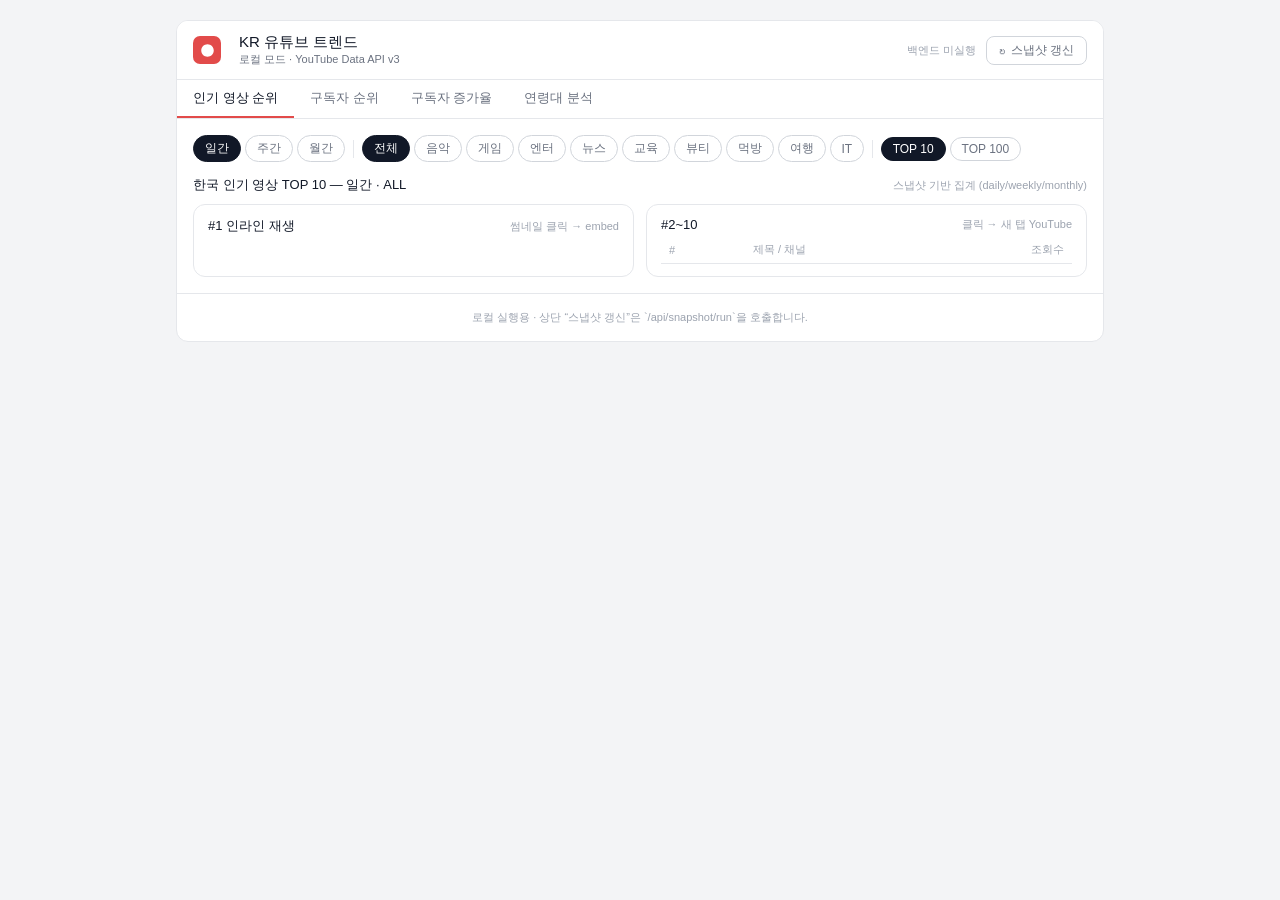
<file: frontend/index.html>
<!DOCTYPE html>
<html lang="ko">
<head>
  <meta charset="UTF-8">
  <meta name="viewport" content="width=device-width, initial-scale=1.0">
  <title>KR 유튜브 트렌드 대시보드 (Local)</title>
  <link rel="stylesheet" href="./style.css">
</head>
<body>
  <div class="wrap">
    <div class="dash">

      <div class="topbar">
        <div class="logo-sq">
          <svg viewBox="0 0 24 24"><path d="M10 15l5.19-3L10 9v6zM12 2C6.48 2 2 6.48 2 12s4.48 10 10 10 10-4.48 10-10S17.52 2 12 2z"/></svg>
        </div>
        <div style="margin-left:8px;">
          <div class="logo-txt">KR 유튜브 트렌드</div>
          <div class="logo-sub">로컬 모드 · YouTube Data API v3</div>
        </div>
        <div class="spacer"></div>
        <span class="sync-lbl" id="sync-lbl">미갱신</span>
        <button class="refresh-btn" id="refresh-btn"><span class="rspin" id="rspin">↻</span> 스냅샷 갱신</button>
      </div>

      <div class="nav" id="nav">
        <button class="nav-tab on" data-p="video">인기 영상 순위</button>
        <button class="nav-tab" data-p="channel">구독자 순위</button>
        <button class="nav-tab" data-p="growth">구독자 증가율</button>
        <button class="nav-tab" data-p="age">연령대 분석</button>
      </div>

      <div class="body">
        <div class="page on" id="page-video">
          <div class="filter-row">
            <div class="pill-group" id="period-pills">
              <button class="pill on" data-v="daily">일간</button>
              <button class="pill" data-v="weekly">주간</button>
              <button class="pill" data-v="monthly">월간</button>
            </div>
            <div class="sep"></div>
            <div class="pill-group" id="cat-pills">
              <button class="pill on" data-c="all">전체</button>
              <button class="pill" data-c="music">음악</button>
              <button class="pill" data-c="game">게임</button>
              <button class="pill" data-c="ent">엔터</button>
              <button class="pill" data-c="news">뉴스</button>
              <button class="pill" data-c="edu">교육</button>
              <button class="pill" data-c="beauty">뷰티</button>
              <button class="pill" data-c="food">먹방</button>
              <button class="pill" data-c="travel">여행</button>
              <button class="pill" data-c="it">IT</button>
            </div>
            <div class="sep" id="all-size-sep"></div>
            <div class="pill-group" id="all-size-pills" style="display:none;">
              <button class="pill on" data-n="10">TOP 10</button>
              <button class="pill" data-n="100">TOP 100</button>
            </div>
          </div>

          <div class="sec-hd">
            <span class="sec-title" id="vid-sec-title">한국 인기 영상 TOP 10</span>
            <span class="sec-note" id="vid-sec-note">스냅샷 기반 집계 (daily/weekly/monthly)</span>
          </div>

          <div class="two-col">
            <div class="card">
              <div class="sec-hd">
                <span class="sec-title">#1 인라인 재생</span>
                <span class="sec-note">썸네일 클릭 → embed</span>
              </div>
              <div id="player"></div>
              <div class="empty-note" id="player-empty" style="display:none;">데이터가 없습니다. 상단의 “스냅샷 갱신”을 눌러 저장한 뒤 다시 시도하세요.</div>
            </div>

            <div class="card">
              <div class="sec-hd">
                <span class="sec-title" id="vid-list-title">#2~10</span>
                <span class="sec-note">클릭 → 새 탭 YouTube</span>
              </div>
              <table class="rank-table">
                <colgroup><col style="width:28px"><col style="width:56px"><col><col style="width:96px"></colgroup>
                <thead><tr><th>#</th><th></th><th>제목 / 채널</th><th class="r">조회수</th></tr></thead>
                <tbody id="vid-tbody"></tbody>
              </table>
              <div class="pager" id="vid-pager" style="display:none;"></div>
            </div>
          </div>
        </div>

        <div class="page" id="page-channel">
          <div class="filter-row">
            <div class="pill-group" id="ch-sort-pills">
              <button class="pill on" data-s="subs">구독자 수</button>
              <button class="pill" data-s="views">총 조회수</button>
            </div>
          </div>
          <div class="stat-row">
            <div class="mini-stat"><div class="mini-val" id="ch-count">-</div><div class="mini-lbl">스냅샷 채널 수</div></div>
            <div class="mini-stat"><div class="mini-val">1 유닛</div><div class="mini-lbl">배치 호출 비용(50개)</div></div>
            <div class="mini-stat"><div class="mini-val">1회/일</div><div class="mini-lbl">갱신 권장</div></div>
          </div>
          <div class="sec-hd">
            <span class="sec-title">구독자/조회수 TOP 10</span>
            <span class="sec-note">channels.list 배치 스냅샷</span>
          </div>
          <table class="rank-table">
            <colgroup><col style="width:28px"><col style="width:40px"><col><col style="width:96px"><col style="width:96px"></colgroup>
            <thead><tr><th>#</th><th></th><th>채널</th><th class="r">구독자</th><th class="r">총 조회수</th></tr></thead>
            <tbody id="ch-tbody"></tbody>
          </table>
          <div class="empty-note" id="ch-empty" style="display:none;">채널 스냅샷이 없습니다. `backend/config/channels.json`에 채널 ID를 넣고 스냅샷을 갱신하세요.</div>
        </div>

        <div class="page" id="page-growth">
          <div class="filter-row">
            <div class="pill-group" id="grow-pills">
              <button class="pill on" data-g="daily">일간 증가</button>
              <button class="pill" data-g="weekly">주간 증가</button>
              <button class="pill" data-g="monthly">월간 증가</button>
            </div>
          </div>
          <div class="stat-row">
            <div class="mini-stat"><div class="mini-val" id="g-period-lbl">-</div><div class="mini-lbl">기준 기간</div></div>
            <div class="mini-stat"><div class="mini-val" id="g-top-gain">-</div><div class="mini-lbl">최대 증가</div></div>
            <div class="mini-stat"><div class="mini-val">DB 조인</div><div class="mini-lbl">증가율 계산</div></div>
          </div>
          <div class="sec-hd">
            <span class="sec-title" id="grow-sec-title">구독자 증가율 TOP 10</span>
            <span class="sec-note">오늘 vs N일 전 스냅샷</span>
          </div>
          <table class="rank-table">
            <colgroup><col style="width:28px"><col style="width:40px"><col><col style="width:96px"><col style="width:80px"><col style="width:80px"></colgroup>
            <thead><tr><th>#</th><th></th><th>채널</th><th class="r">증가</th><th class="r">증가율</th><th class="r">추세</th></tr></thead>
            <tbody id="grow-tbody"></tbody>
          </table>
          <div class="empty-note" id="grow-empty" style="display:none;">증가율 계산을 위해서는 최소 2개 날짜(예: 오늘/어제) 스냅샷이 필요합니다.</div>
        </div>

        <div class="page" id="page-age">
          <div class="filter-row">
            <div class="pill-group" id="age-pills">
              <button class="pill on" data-a="all">전체</button>
              <button class="pill" data-a="10">10대</button>
              <button class="pill" data-a="20">20대</button>
              <button class="pill" data-a="30">30대</button>
              <button class="pill" data-a="40">40대</button>
              <button class="pill" data-a="50">50대+</button>
            </div>
          </div>
          <div class="two-col">
            <div class="card">
              <div class="sec-hd"><span class="sec-title">연령대별 시청 비중</span><span class="sec-note">KISDI 기반(추정)</span></div>
              <div id="age-dist"></div>
            </div>
            <div class="card">
              <div class="sec-hd"><span class="sec-title" id="age-pref-title">전체 선호 콘텐츠</span><span class="sec-note">추정 매핑</span></div>
              <div id="age-pref"></div>
            </div>
          </div>
          <div style="margin-top:12px;" class="card">
            <div class="sec-hd"><span class="sec-title" id="age-vid-title">전체 — 추천 인기 영상 TOP 5</span><span class="sec-note">스냅샷 재사용</span></div>
            <table class="rank-table">
              <colgroup><col style="width:28px"><col style="width:56px"><col><col style="width:96px"></colgroup>
              <thead><tr><th>#</th><th></th><th>제목 / 채널</th><th class="r">조회수</th></tr></thead>
              <tbody id="age-vid-tbody"></tbody>
            </table>
            <div class="empty-note" id="age-vid-empty" style="display:none;">추천 영상을 만들 스냅샷이 없습니다. 먼저 스냅샷을 갱신하세요.</div>
            <div class="empty-note" style="margin-top:6px;">연령대 데이터는 YouTube API로 직접 확인할 수 없어, 연구 기반 추정치입니다.</div>
          </div>
        </div>
      </div>

      <div class="footer-note">로컬 실행용 · 상단 “스냅샷 갱신”은 `/api/snapshot/run`을 호출합니다.</div>
    </div>
  </div>

  <script src="./app.js"></script>
</body>
</html>
</file>
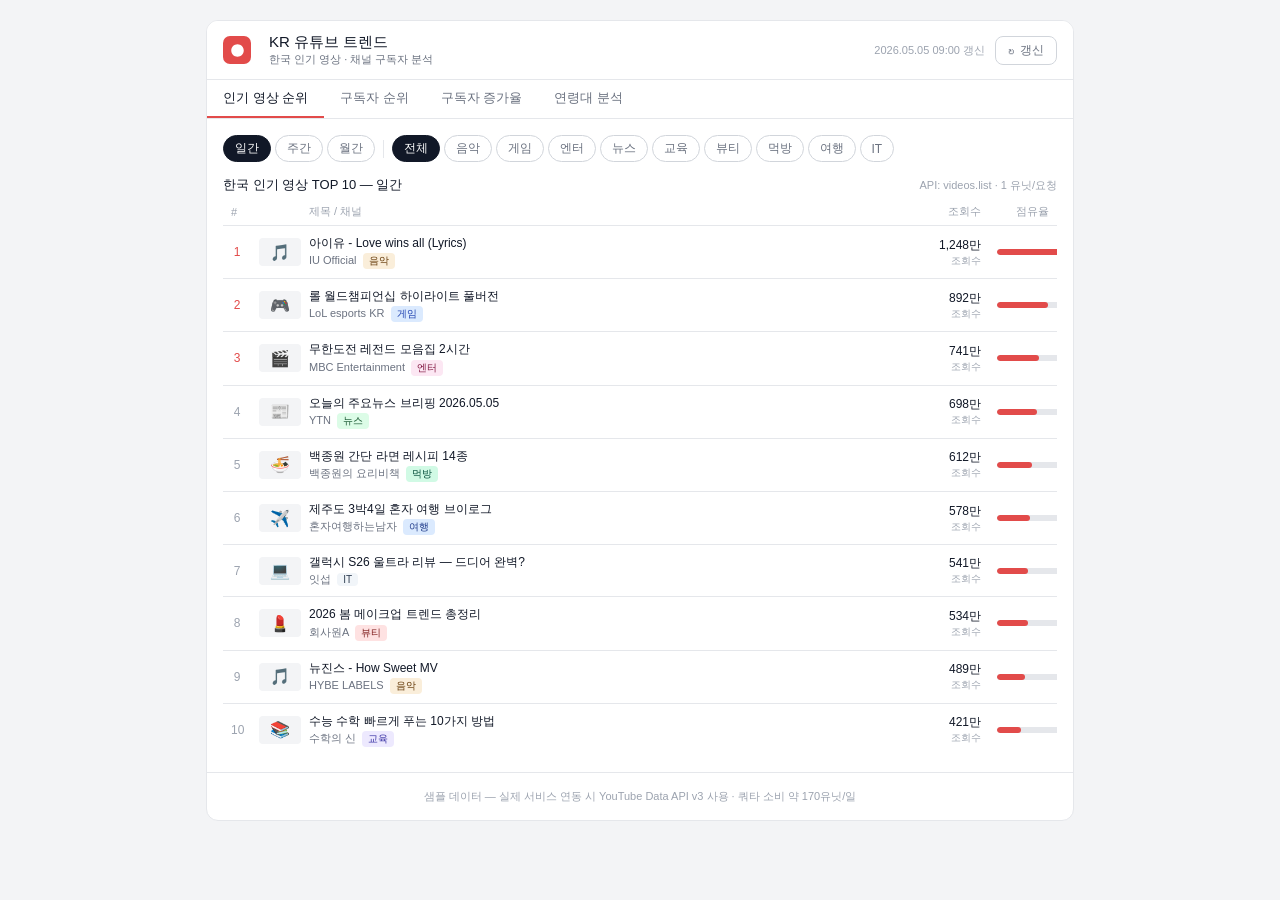
<file: korea_youtube_trends.html>
<!DOCTYPE html>
<html lang="ko">
<head>
<meta charset="UTF-8">
<meta name="viewport" content="width=device-width, initial-scale=1.0">
<title>KR 유튜브 트렌드 대시보드</title>
<style>
*{box-sizing:border-box;margin:0;padding:0;}
:root{
  --bg:#ffffff;--bg2:#f9fafb;--bg3:#f3f4f6;
  --text:#111827;--text2:#6b7280;--text3:#9ca3af;
  --border:#e5e7eb;--border2:#d1d5db;
  --red:#E24B4A;--red-bg:#FCEBEB;--red-text:#7F1D1D;
  --radius:8px;--radius-lg:12px;
}
@media(prefers-color-scheme:dark){
  :root{
    --bg:#1a1a2e;--bg2:#16213e;--bg3:#0f3460;
    --text:#f1f5f9;--text2:#94a3b8;--text3:#64748b;
    --border:#334155;--border2:#475569;
  }
}
body{font-family:-apple-system,BlinkMacSystemFont,"Segoe UI",sans-serif;font-size:14px;
  background:var(--bg3);color:var(--text);min-height:100vh;}
.wrap{max-width:900px;margin:0 auto;padding:20px 16px;}
.dash{background:var(--bg);border:0.5px solid var(--border);border-radius:var(--radius-lg);overflow:hidden;}

.topbar{display:flex;align-items:center;gap:10px;padding:12px 16px;
  border-bottom:0.5px solid var(--border);background:var(--bg);}
.logo-sq{width:28px;height:28px;border-radius:7px;background:var(--red);
  display:flex;align-items:center;justify-content:center;flex-shrink:0;}
.logo-sq svg{width:15px;height:15px;fill:#fff;}
.logo-txt{font-size:15px;font-weight:500;}
.logo-sub{font-size:11px;color:var(--text2);}
.spacer{flex:1;}
.sync-lbl{font-size:11px;color:var(--text3);}
.refresh-btn{display:flex;align-items:center;gap:5px;padding:5px 12px;
  border:0.5px solid var(--border2);border-radius:var(--radius);background:none;
  cursor:pointer;font-size:12px;color:var(--text2);font-family:inherit;transition:background 0.13s;}
.refresh-btn:hover{background:var(--bg2);}
.rspin{display:inline-block;font-size:13px;}
.rspin.on{animation:spin 0.8s linear infinite;}
@keyframes spin{to{transform:rotate(360deg);}}

.nav{display:flex;border-bottom:0.5px solid var(--border);overflow-x:auto;scrollbar-width:none;}
.nav::-webkit-scrollbar{display:none;}
.nav-tab{padding:9px 16px;font-size:13px;color:var(--text2);border:none;background:none;
  cursor:pointer;border-bottom:2px solid transparent;white-space:nowrap;
  font-family:inherit;transition:color 0.13s;flex-shrink:0;}
.nav-tab:hover{color:var(--text);}
.nav-tab.on{color:var(--text);font-weight:500;border-bottom-color:var(--red);}

.body{padding:16px;}
.filter-row{display:flex;align-items:center;gap:8px;margin-bottom:14px;flex-wrap:wrap;}
.pill-group{display:flex;gap:4px;flex-wrap:wrap;}
.pill{padding:4px 11px;border:0.5px solid var(--border2);border-radius:99px;
  font-size:12px;color:var(--text2);background:none;cursor:pointer;
  font-family:inherit;transition:all 0.12s;white-space:nowrap;}
.pill:hover{border-color:var(--text);color:var(--text);}
.pill.on{background:var(--text);color:var(--bg);border-color:var(--text);}
.sep{width:0.5px;height:18px;background:var(--border);flex-shrink:0;}

.sec-hd{display:flex;align-items:center;justify-content:space-between;margin-bottom:10px;}
.sec-title{font-size:13px;font-weight:500;}
.sec-note{font-size:11px;color:var(--text3);}

.rank-table{width:100%;border-collapse:collapse;table-layout:fixed;}
.rank-table th{font-size:11px;font-weight:500;color:var(--text3);
  text-align:left;padding:0 8px 6px;border-bottom:0.5px solid var(--border);}
.rank-table th.r{text-align:right;}
.rank-table td{padding:9px 8px;border-bottom:0.5px solid var(--border);
  font-size:13px;vertical-align:middle;overflow:hidden;}
.rank-table tr:last-child td{border-bottom:none;}
.rank-table tr:hover td{background:var(--bg2);}
.rn{font-size:12px;font-weight:500;color:var(--text3);display:block;text-align:center;}
.rn.top{color:var(--red);}
.thumb{width:42px;height:28px;border-radius:4px;background:var(--bg3);
  display:flex;align-items:center;justify-content:center;font-size:16px;}
.ch-thumb{width:30px;height:30px;border-radius:50%;
  display:flex;align-items:center;justify-content:center;font-size:12px;font-weight:500;}
.vid-title{font-size:12px;font-weight:500;line-height:1.35;
  overflow:hidden;text-overflow:ellipsis;white-space:nowrap;}
.vid-meta{font-size:11px;color:var(--text2);margin-top:2px;
  overflow:hidden;text-overflow:ellipsis;white-space:nowrap;}
.nr{text-align:right;font-size:12px;font-weight:500;white-space:nowrap;}
.ns{text-align:right;font-size:10px;color:var(--text3);}
.up{color:#15803d;}
.bar-wrap{width:72px;height:6px;background:var(--border);border-radius:99px;overflow:hidden;margin-left:auto;}
.bar-fill{height:100%;border-radius:99px;background:var(--red);}
.cat-badge{display:inline-block;padding:1px 6px;border-radius:4px;font-size:10px;font-weight:500;white-space:nowrap;}

.stat-row{display:grid;grid-template-columns:repeat(3,1fr);gap:8px;margin-bottom:14px;}
.mini-stat{background:var(--bg2);border-radius:var(--radius);padding:10px 12px;text-align:center;}
.mini-val{font-size:18px;font-weight:500;}
.mini-lbl{font-size:11px;color:var(--text2);margin-top:2px;}

.two-col{display:grid;grid-template-columns:repeat(2,minmax(0,1fr));gap:12px;}
.card{background:var(--bg);border:0.5px solid var(--border);border-radius:var(--radius-lg);padding:12px 14px;}
.age-row{display:flex;align-items:center;gap:8px;padding:6px 0;border-bottom:0.5px solid var(--border);}
.age-row:last-child{border-bottom:none;}
.age-lbl{font-size:12px;color:var(--text2);min-width:48px;}
.age-bar-wrap{flex:1;height:8px;background:var(--border);border-radius:99px;overflow:hidden;}
.age-bar{height:100%;border-radius:99px;}
.age-pct{font-size:11px;font-weight:500;min-width:32px;text-align:right;}

.page{display:none;}
.page.on{display:block;}

.footer-note{text-align:center;font-size:11px;color:var(--text3);padding:16px;
  border-top:0.5px solid var(--border);}

@media(max-width:600px){
  .two-col{grid-template-columns:1fr;}
  .stat-row{grid-template-columns:1fr 1fr;}
}
</style>
</head>
<body>
<div class="wrap">
<div class="dash">

<div class="topbar">
  <div class="logo-sq"><svg viewBox="0 0 24 24"><path d="M10 15l5.19-3L10 9v6zM12 2C6.48 2 2 6.48 2 12s4.48 10 10 10 10-4.48 10-10S17.52 2 12 2z"/></svg></div>
  <div style="margin-left:8px;">
    <div class="logo-txt">KR 유튜브 트렌드</div>
    <div class="logo-sub">한국 인기 영상 · 채널 구독자 분석</div>
  </div>
  <div class="spacer"></div>
  <span class="sync-lbl" id="sync-lbl">2026.05.05  09:00 갱신</span>
  <button class="refresh-btn" id="refresh-btn"><span class="rspin" id="rspin">↻</span> 갱신</button>
</div>

<div class="nav" id="nav">
  <button class="nav-tab on" data-p="video">인기 영상 순위</button>
  <button class="nav-tab" data-p="channel">구독자 순위</button>
  <button class="nav-tab" data-p="growth">구독자 증가율</button>
  <button class="nav-tab" data-p="age">연령대 분석</button>
</div>

<div class="body">

  <div class="page on" id="page-video">
    <div class="filter-row">
      <div class="pill-group" id="period-pills">
        <button class="pill on" data-v="daily">일간</button>
        <button class="pill" data-v="weekly">주간</button>
        <button class="pill" data-v="monthly">월간</button>
      </div>
      <div class="sep"></div>
      <div class="pill-group" id="cat-pills">
        <button class="pill on" data-c="all">전체</button>
        <button class="pill" data-c="music">음악</button>
        <button class="pill" data-c="game">게임</button>
        <button class="pill" data-c="ent">엔터</button>
        <button class="pill" data-c="news">뉴스</button>
        <button class="pill" data-c="edu">교육</button>
        <button class="pill" data-c="beauty">뷰티</button>
        <button class="pill" data-c="food">먹방</button>
        <button class="pill" data-c="travel">여행</button>
        <button class="pill" data-c="it">IT</button>
      </div>
    </div>
    <div class="sec-hd">
      <span class="sec-title" id="vid-sec-title">한국 인기 영상 TOP 10 — 일간</span>
      <span class="sec-note">API: videos.list · 1 유닛/요청</span>
    </div>
    <table class="rank-table">
      <colgroup><col style="width:28px"><col style="width:50px"><col><col style="width:88px"><col style="width:68px"></colgroup>
      <thead><tr><th>#</th><th></th><th>제목 / 채널</th><th class="r">조회수</th><th class="r">점유율</th></tr></thead>
      <tbody id="vid-tbody"></tbody>
    </table>
  </div>

  <div class="page" id="page-channel">
    <div class="filter-row">
      <div class="pill-group" id="ch-sort-pills">
        <button class="pill on" data-s="subs">구독자 수</button>
        <button class="pill" data-s="views">총 조회수</button>
      </div>
    </div>
    <div class="stat-row">
      <div class="mini-stat"><div class="mini-val">50</div><div class="mini-lbl">추적 채널 수</div></div>
      <div class="mini-stat"><div class="mini-val">1 유닛</div><div class="mini-lbl">배치 호출 비용</div></div>
      <div class="mini-stat"><div class="mini-val">1회/일</div><div class="mini-lbl">갱신 주기</div></div>
    </div>
    <div class="sec-hd">
      <span class="sec-title">한국 채널 구독자 순위 TOP 10</span>
      <span class="sec-note">channels.list 배치 50개 = 1유닛</span>
    </div>
    <table class="rank-table">
      <colgroup><col style="width:28px"><col style="width:40px"><col><col style="width:88px"><col style="width:78px"></colgroup>
      <thead><tr><th>#</th><th></th><th>채널</th><th class="r">구독자</th><th class="r">총 조회수</th></tr></thead>
      <tbody id="ch-tbody"></tbody>
    </table>
  </div>

  <div class="page" id="page-growth">
    <div class="filter-row">
      <div class="pill-group" id="grow-pills">
        <button class="pill on" data-g="daily">일간 증가</button>
        <button class="pill" data-g="weekly">주간 증가</button>
        <button class="pill" data-g="monthly">월간 증가</button>
      </div>
    </div>
    <div class="stat-row">
      <div class="mini-stat"><div class="mini-val" id="g-period-lbl">오늘</div><div class="mini-lbl">기준 기간</div></div>
      <div class="mini-stat"><div class="mini-val" id="g-top-gain">+48.2만</div><div class="mini-lbl">최대 증가</div></div>
      <div class="mini-stat"><div class="mini-val">DB 저장</div><div class="mini-lbl">증가율 계산법</div></div>
    </div>
    <div class="sec-hd">
      <span class="sec-title" id="grow-sec-title">구독자 증가율 TOP 10 — 일간</span>
      <span class="sec-note">전일 스냅샷 차이 계산</span>
    </div>
    <table class="rank-table">
      <colgroup><col style="width:28px"><col style="width:40px"><col><col style="width:78px"><col style="width:64px"><col style="width:60px"></colgroup>
      <thead><tr><th>#</th><th></th><th>채널</th><th class="r">증가 구독자</th><th class="r">증가율</th><th class="r">추세</th></tr></thead>
      <tbody id="grow-tbody"></tbody>
    </table>
  </div>

  <div class="page" id="page-age">
    <div class="filter-row">
      <div class="pill-group" id="age-pills">
        <button class="pill on" data-a="all">전체</button>
        <button class="pill" data-a="10">10대</button>
        <button class="pill" data-a="20">20대</button>
        <button class="pill" data-a="30">30대</button>
        <button class="pill" data-a="40">40대</button>
        <button class="pill" data-a="50">50대+</button>
      </div>
    </div>
    <div class="two-col">
      <div class="card">
        <div class="sec-hd"><span class="sec-title">연령대별 시청 비중</span><span class="sec-note">KISDI 연구 기반</span></div>
        <div id="age-dist"></div>
      </div>
      <div class="card">
        <div class="sec-hd"><span class="sec-title" id="age-pref-title">전체 선호 콘텐츠</span><span class="sec-note">카테고리 매핑</span></div>
        <div id="age-pref"></div>
      </div>
    </div>
    <div style="margin-top:12px;" class="card">
      <div class="sec-hd"><span class="sec-title" id="age-vid-title">전체 — 추천 인기 영상 TOP 5</span><span class="sec-note">연령대 × 카테고리 매핑</span></div>
      <table class="rank-table">
        <colgroup><col style="width:28px"><col style="width:50px"><col><col style="width:78px"></colgroup>
        <thead><tr><th>#</th><th></th><th>제목 / 채널</th><th class="r">조회수</th></tr></thead>
        <tbody id="age-vid-tbody"></tbody>
      </table>
    </div>
  </div>

</div>

<div class="footer-note">샘플 데이터 — 실제 서비스 연동 시 YouTube Data API v3 사용 · 쿼타 소비 약 170유닛/일</div>
</div>
</div>

<script>
const BADGE={
  music:["#FAEEDA","#633806","음악"],game:["#DBEAFE","#1e40af","게임"],
  ent:["#FCE7F3","#831843","엔터"],news:["#DCFCE7","#14532d","뉴스"],
  edu:["#EDE9FE","#3730a3","교육"],beauty:["#FEE2E2","#7f1d1d","뷰티"],
  food:["#D1FAE5","#064e3b","먹방"],travel:["#DBEAFE","#1e3a8a","여행"],
  it:["#F1F5F9","#334155","IT"],sport:["#F1F5F9","#334155","스포츠"],
};
function badge(cat){
  const b=BADGE[cat]||BADGE.ent;
  return `<span class="cat-badge" style="background:${b[0]};color:${b[1]};">${b[2]}</span>`;
}

const VID={
  daily:[
    {e:"🎵",t:"아이유 - Love wins all (Lyrics)",ch:"IU Official",cat:"music",v:"1,248만",p:100},
    {e:"🎮",t:"롤 월드챔피언십 하이라이트 풀버전",ch:"LoL esports KR",cat:"game",v:"892만",p:71},
    {e:"🎬",t:"무한도전 레전드 모음집 2시간",ch:"MBC Entertainment",cat:"ent",v:"741만",p:59},
    {e:"📰",t:"오늘의 주요뉴스 브리핑 2026.05.05",ch:"YTN",cat:"news",v:"698만",p:56},
    {e:"🍜",t:"백종원 간단 라면 레시피 14종",ch:"백종원의 요리비책",cat:"food",v:"612만",p:49},
    {e:"✈️",t:"제주도 3박4일 혼자 여행 브이로그",ch:"혼자여행하는남자",cat:"travel",v:"578만",p:46},
    {e:"💻",t:"갤럭시 S26 울트라 리뷰 — 드디어 완벽?",ch:"잇섭",cat:"it",v:"541만",p:43},
    {e:"💄",t:"2026 봄 메이크업 트렌드 총정리",ch:"회사원A",cat:"beauty",v:"534만",p:43},
    {e:"🎵",t:"뉴진스 - How Sweet MV",ch:"HYBE LABELS",cat:"music",v:"489만",p:39},
    {e:"📚",t:"수능 수학 빠르게 푸는 10가지 방법",ch:"수학의 신",cat:"edu",v:"421만",p:34},
  ],
  weekly:[
    {e:"🎵",t:"세븐틴 - Spill The Feels MV",ch:"PLEDIS Entertainment",cat:"music",v:"3,821만",p:100},
    {e:"🎬",t:"1박2일 시즌5 첫 방송 풀버전",ch:"KBS Entertainment",cat:"ent",v:"2,940만",p:77},
    {e:"✈️",t:"베트남 다낭 4박5일 가족여행 완전판",ch:"여행유튜버 민지",cat:"travel",v:"2,712만",p:71},
    {e:"📰",t:"6.3 지방선거 개표방송 하이라이트",ch:"JTBC News",cat:"news",v:"2,612만",p:68},
    {e:"🍜",t:"먹스나 뉴욕 노점 음식 도전 시리즈",ch:"먹스나",cat:"food",v:"2,201만",p:58},
    {e:"💻",t:"클로드 4 vs GPT-5 실전 비교 총정리",ch:"노마드 코더",cat:"it",v:"2,089만",p:55},
    {e:"🎵",t:"아이브 - After LIKE 댄스 커버 모음",ch:"M2",cat:"music",v:"2,101만",p:55},
    {e:"🍜",t:"전국 맛집 탐방 시즌3 EP.1",ch:"맛있는녀석들",cat:"food",v:"1,893만",p:50},
    {e:"💄",t:"유튜버 뷰티 콜라보 화제 영상",ch:"과즙세연",cat:"beauty",v:"1,742만",p:46},
    {e:"✈️",t:"유럽 한 달 살기 현실 브이로그",ch:"여행하는직장인",cat:"travel",v:"1,612만",p:42},
  ],
  monthly:[
    {e:"🎵",t:"BTS 정국 - Standing Next to You MV",ch:"HYBE LABELS",cat:"music",v:"1.2억",p:100},
    {e:"🎬",t:"무한도전 특집 2026 완전판",ch:"MBC Entertainment",cat:"ent",v:"8,912만",p:74},
    {e:"✈️",t:"일본 한 달 살기 현실 총정리 시리즈",ch:"여행하는직장인",cat:"travel",v:"8,201만",p:68},
    {e:"🎮",t:"2026 LCK 스프링 전체 다시보기",ch:"LCK",cat:"game",v:"7,201만",p:60},
    {e:"💻",t:"AI 툴 100개 써본 솔직 후기",ch:"잇섭",cat:"it",v:"6,891만",p:57},
    {e:"📰",t:"2026 총선 결과 분석 심층보도",ch:"KBS News",cat:"news",v:"6,498만",p:54},
    {e:"🍜",t:"백종원 50억뷰 레시피 모음집",ch:"백종원의 요리비책",cat:"food",v:"5,831만",p:49},
    {e:"🍜",t:"먹스나 세계 길거리 음식 원정대",ch:"먹스나",cat:"food",v:"5,412만",p:45},
    {e:"💄",t:"K-뷰티 2026 트렌드 완전정복",ch:"회사원A",cat:"beauty",v:"4,912만",p:41},
    {e:"✈️",t:"국내 여행 숨겨진 명소 30선",ch:"혼자여행하는남자",cat:"travel",v:"4,521만",p:38},
  ],
};

const CH=[
  {n:"BLACKPINK",i:"BP",c:"#D4537E",bg:"#FCE7F3",s:"9,120만",v:"380억"},
  {n:"BTS HYBE",i:"BT",c:"#7F77DD",bg:"#EDE9FE",s:"7,841만",v:"312억"},
  {n:"SMTOWN",i:"SM",c:"#2563eb",bg:"#DBEAFE",s:"3,412만",v:"198억"},
  {n:"JTBC Entertainment",i:"JT",c:"#b45309",bg:"#FEF3C7",s:"2,901만",v:"142억"},
  {n:"MBC Entertainment",i:"MB",c:"#15803d",bg:"#DCFCE7",s:"2,734만",v:"128억"},
  {n:"백종원의 요리비책",i:"백",c:"#92400e",bg:"#FEF3C7",s:"2,212만",v:"91억"},
  {n:"워크맨",i:"워",c:"#0f766e",bg:"#CCFBF1",s:"1,992만",v:"78억"},
  {n:"잇섭 (IT 리뷰)",i:"잇",c:"#374151",bg:"#F3F4F6",s:"1,901만",v:"76억"},
  {n:"혼자여행하는남자",i:"여",c:"#1d4ed8",bg:"#DBEAFE",s:"1,841만",v:"72억"},
  {n:"먹스나",i:"먹",c:"#065f46",bg:"#D1FAE5",s:"1,801만",v:"69억"},
];

const GROW={
  daily:[
    {n:"세븐틴 Official",i:"17",c:"#1d4ed8",bg:"#DBEAFE",g:"+48.2만",r:"+1.24%",t:[3,4,5,6,5,7,8]},
    {n:"NewJeans",i:"NJ",c:"#be185d",bg:"#FCE7F3",g:"+41.7만",r:"+0.98%",t:[5,4,6,5,7,6,7]},
    {n:"잇섭 (IT)",i:"잇",c:"#374151",bg:"#F3F4F6",g:"+39.1만",r:"+0.91%",t:[3,4,5,5,6,7,7]},
    {n:"혼자여행하는남자",i:"여",c:"#1d4ed8",bg:"#DBEAFE",g:"+35.8만",r:"+0.88%",t:[2,3,4,5,5,6,6]},
    {n:"아이유 IU",i:"IU",c:"#6d28d9",bg:"#EDE9FE",g:"+38.9만",r:"+0.87%",t:[4,5,4,6,5,8,7]},
    {n:"먹스나",i:"먹",c:"#065f46",bg:"#D1FAE5",g:"+28.4만",r:"+0.64%",t:[3,3,4,4,4,5,6]},
    {n:"고누리",i:"고",c:"#92400e",bg:"#FEF3C7",g:"+31.2만",r:"+0.72%",t:[2,3,4,3,5,5,6]},
    {n:"워크맨",i:"워",c:"#0f766e",bg:"#CCFBF1",g:"+19.8만",r:"+0.41%",t:[2,2,3,3,4,4,4]},
    {n:"백종원의 요리비책",i:"백",c:"#92400e",bg:"#FEF3C7",g:"+17.3만",r:"+0.38%",t:[1,2,2,3,3,3,4]},
    {n:"노마드 코더",i:"노",c:"#4f46e5",bg:"#EDE9FE",g:"+14.9만",r:"+0.35%",t:[2,2,2,3,2,3,3]},
  ],
  weekly:[
    {n:"세븐틴 Official",i:"17",c:"#1d4ed8",bg:"#DBEAFE",g:"+312만",r:"+8.4%",t:[3,4,5,6,5,7,8]},
    {n:"혼자여행하는남자",i:"여",c:"#1d4ed8",bg:"#DBEAFE",g:"+298만",r:"+7.8%",t:[2,3,4,5,5,6,6]},
    {n:"잇섭 (IT)",i:"잇",c:"#374151",bg:"#F3F4F6",g:"+271만",r:"+7.1%",t:[3,4,5,5,6,7,7]},
    {n:"NewJeans",i:"NJ",c:"#be185d",bg:"#FCE7F3",g:"+287만",r:"+6.9%",t:[5,4,6,5,7,6,7]},
    {n:"고누리",i:"고",c:"#92400e",bg:"#FEF3C7",g:"+241만",r:"+5.8%",t:[2,3,4,3,5,5,6]},
    {n:"먹스나",i:"먹",c:"#065f46",bg:"#D1FAE5",g:"+198만",r:"+4.9%",t:[3,3,4,4,4,5,6]},
    {n:"아이유 IU",i:"IU",c:"#6d28d9",bg:"#EDE9FE",g:"+198만",r:"+4.5%",t:[4,5,4,6,5,8,7]},
    {n:"워크맨",i:"워",c:"#0f766e",bg:"#CCFBF1",g:"+128만",r:"+2.7%",t:[2,2,3,3,4,4,4]},
    {n:"노마드 코더",i:"노",c:"#4f46e5",bg:"#EDE9FE",g:"+98만",r:"+2.3%",t:[2,2,2,3,2,3,3]},
    {n:"백종원의 요리비책",i:"백",c:"#92400e",bg:"#FEF3C7",g:"+87만",r:"+1.9%",t:[1,2,2,3,3,3,4]},
  ],
  monthly:[
    {n:"세븐틴 Official",i:"17",c:"#1d4ed8",bg:"#DBEAFE",g:"+1,201만",r:"+32.1%",t:[3,4,5,6,5,7,8]},
    {n:"혼자여행하는남자",i:"여",c:"#1d4ed8",bg:"#DBEAFE",g:"+1,089만",r:"+29.4%",t:[2,3,4,5,5,6,6]},
    {n:"잇섭 (IT)",i:"잇",c:"#374151",bg:"#F3F4F6",g:"+981만",r:"+26.3%",t:[3,4,5,5,6,7,7]},
    {n:"고누리",i:"고",c:"#92400e",bg:"#FEF3C7",g:"+941만",r:"+28.7%",t:[2,3,4,3,5,5,6]},
    {n:"NewJeans",i:"NJ",c:"#be185d",bg:"#FCE7F3",g:"+872만",r:"+21.4%",t:[5,4,6,5,7,6,7]},
    {n:"먹스나",i:"먹",c:"#065f46",bg:"#D1FAE5",g:"+698만",r:"+16.2%",t:[3,3,4,4,4,5,6]},
    {n:"아이유 IU",i:"IU",c:"#6d28d9",bg:"#EDE9FE",g:"+598만",r:"+13.5%",t:[4,5,4,6,5,8,7]},
    {n:"워크맨",i:"워",c:"#0f766e",bg:"#CCFBF1",g:"+471만",r:"+9.8%",t:[2,2,3,3,4,4,4]},
    {n:"회사원A",i:"A",c:"#b91c1c",bg:"#FEE2E2",g:"+389만",r:"+9.2%",t:[1,1,2,2,2,3,3]},
    {n:"노마드 코더",i:"노",c:"#4f46e5",bg:"#EDE9FE",g:"+312만",r:"+7.4%",t:[2,2,2,3,2,3,3]},
  ],
};

const AGE_DIST=[
  {l:"10대",p:20.6,c:"#7c3aed"},{l:"20대",p:23.3,c:"#2563eb"},
  {l:"30대",p:17.2,c:"#059669"},{l:"40대",p:13.6,c:"#d97706"},
  {l:"50대+",p:25.4,c:"#dc2626"},
];
const AGE_PREF={
  all:["예능/오락","음악 MV","먹방/쿡방","여행 브이로그","IT 리뷰","뉴스/시사","게임"],
  "10":["게임","뮤직비디오","먹방","뷰티","브이로그","IT 언박싱","애니메이션"],
  "20":["예능/오락","게임","먹방/맛집","여행 브이로그","IT 리뷰","뮤직비디오","자기계발"],
  "30":["예능/오락","먹방/요리","여행","IT 리뷰/꿀팁","재테크","뉴스/시사","뮤직비디오"],
  "40":["예능/오락","뉴스/시사","여행","먹방/요리","재테크","IT 활용법","스포츠"],
  "50":["뉴스/시사","건강/운동","여행","교양/다큐","먹방/요리","IT 쉬운 강의","일상정보"],
};
const AGE_VIDS={
  all:[
    {e:"🎵",t:"아이유 - Love wins all",ch:"IU Official",v:"1,248만"},
    {e:"🍜",t:"백종원 간단 라면 레시피 14종",ch:"백종원의 요리비책",v:"612만"},
    {e:"✈️",t:"제주도 3박4일 혼자 여행 브이로그",ch:"혼자여행하는남자",v:"578만"},
    {e:"💻",t:"갤럭시 S26 울트라 리뷰",ch:"잇섭",v:"541만"},
    {e:"📰",t:"오늘의 주요뉴스 브리핑",ch:"YTN",v:"698만"},
  ],
  "10":[
    {e:"🎮",t:"롤 월드챔피언십 하이라이트",ch:"LoL esports KR",v:"892만"},
    {e:"🎵",t:"뉴진스 - How Sweet MV",ch:"HYBE LABELS",v:"489만"},
    {e:"🍜",t:"편의점 신메뉴 먹방 풀버전",ch:"먹스나",v:"412만"},
    {e:"💻",t:"갤럭시 S26 개봉기 & 첫인상",ch:"잇섭",v:"389만"},
    {e:"💄",t:"10대 추천 틴트 TOP 5",ch:"회사원A",v:"312만"},
  ],
  "20":[
    {e:"🎵",t:"세븐틴 - Spill The Feels MV",ch:"PLEDIS Entertainment",v:"1,100만"},
    {e:"🍜",t:"먹스나 뉴욕 노점 음식 도전",ch:"먹스나",v:"812만"},
    {e:"✈️",t:"유럽 혼자 여행 현실 브이로그",ch:"여행하는직장인",v:"712만"},
    {e:"💻",t:"클로드 4 vs GPT-5 실전 비교",ch:"노마드 코더",v:"621만"},
    {e:"💄",t:"2026 봄 메이크업 트렌드",ch:"회사원A",v:"534만"},
  ],
  "30":[
    {e:"🎬",t:"무한도전 레전드 모음집",ch:"MBC Entertainment",v:"741만"},
    {e:"🍜",t:"백종원 간단 라면 레시피",ch:"백종원의 요리비책",v:"612만"},
    {e:"✈️",t:"제주도 가족여행 3박4일 코스",ch:"혼자여행하는남자",v:"589만"},
    {e:"💻",t:"AI 업무 자동화 실전 강의",ch:"노마드 코더",v:"512만"},
    {e:"💰",t:"30대 재테크 완전정복",ch:"슈카월드",v:"412만"},
  ],
  "40":[
    {e:"📰",t:"오늘의 주요뉴스 브리핑",ch:"YTN",v:"698만"},
    {e:"✈️",t:"국내 숨겨진 여행지 30선",ch:"혼자여행하는남자",v:"621만"},
    {e:"🍜",t:"백종원 간단 라면 레시피",ch:"백종원의 요리비책",v:"612만"},
    {e:"💻",t:"스마트폰 활용 꿀팁 50가지",ch:"잇섭",v:"498만"},
    {e:"⚽",t:"손흥민 토트넘 복귀 골 모음",ch:"EPL Korea",v:"412만"},
  ],
  "50":[
    {e:"📰",t:"오늘의 주요뉴스 브리핑",ch:"YTN",v:"698만"},
    {e:"🏥",t:"혈당 낮추는 음식 TOP 10",ch:"건강정보TV",v:"589만"},
    {e:"✈️",t:"국내 힐링 여행지 베스트 20",ch:"혼자여행하는남자",v:"512만"},
    {e:"💻",t:"스마트폰 쉽게 배우기 시리즈",ch:"잇섭",v:"401만"},
    {e:"🍳",t:"어르신 건강식 레시피 모음",ch:"백종원의 요리비책",v:"387만"},
  ],
};

let curP="daily",curC="all",curG="daily",curA="all";

function spark(t){
  const mx=Math.max(...t),w=56,h=18,pd=2;
  const pts=t.map((v,i)=>`${(pd+i*(w-pd*2)/(t.length-1)).toFixed(1)},${(h-pd-(v/mx)*(h-pd*2)).toFixed(1)}`).join(" ");
  return `<svg width="${w}" height="${h}" viewBox="0 0 ${w} ${h}"><polyline points="${pts}" fill="none" stroke="#E24B4A" stroke-width="1.5" stroke-linejoin="round"/></svg>`;
}

function renderVids(){
  const all=VID[curP];
  const list=curC==="all"?all:all.filter(v=>v.cat===curC);
  const show=list.length?list:all;
  const mx=show[0].p;
  const lbl={daily:"일간",weekly:"주간",monthly:"월간"};
  document.getElementById("vid-sec-title").textContent=`한국 인기 영상 TOP 10 — ${lbl[curP]}`;
  document.getElementById("vid-tbody").innerHTML=show.slice(0,10).map((v,i)=>`<tr>
    <td><span class="rn ${i<3?"top":""}">${i+1}</span></td>
    <td><div class="thumb">${v.e}</div></td>
    <td><div class="vid-title">${v.t}</div><div class="vid-meta">${v.ch} &nbsp;${badge(v.cat)}</div></td>
    <td><div class="nr">${v.v}</div><div class="ns">조회수</div></td>
    <td><div class="bar-wrap"><div class="bar-fill" style="width:${Math.round(v.p/mx*100)}%"></div></div></td>
  </tr>`).join("");
}

function renderCh(){
  document.getElementById("ch-tbody").innerHTML=CH.map((c,i)=>`<tr>
    <td><span class="rn ${i<3?"top":""}">${i+1}</span></td>
    <td><div class="ch-thumb" style="background:${c.bg};color:${c.c};">${c.i}</div></td>
    <td><div class="vid-title">${c.n}</div></td>
    <td><div class="nr">${c.s}</div><div class="ns">구독자</div></td>
    <td><div class="nr">${c.v}</div><div class="ns">총 조회수</div></td>
  </tr>`).join("");
}

function renderGrow(){
  const d=GROW[curG];
  const lbl={daily:"오늘",weekly:"이번 주",monthly:"이번 달"};
  const tit={daily:"일간",weekly:"주간",monthly:"월간"};
  document.getElementById("g-period-lbl").textContent=lbl[curG];
  document.getElementById("g-top-gain").textContent=d[0].g;
  document.getElementById("grow-sec-title").textContent=`구독자 증가율 TOP 10 — ${tit[curG]}`;
  document.getElementById("grow-tbody").innerHTML=d.map((c,i)=>`<tr>
    <td><span class="rn ${i<3?"top":""}">${i+1}</span></td>
    <td><div class="ch-thumb" style="background:${c.bg};color:${c.c};">${c.i}</div></td>
    <td><div class="vid-title">${c.n}</div></td>
    <td><div class="nr up">${c.g}</div></td>
    <td><div class="nr up">${c.r}</div></td>
    <td style="text-align:right">${spark(c.t)}</td>
  </tr>`).join("");
}

function renderAge(){
  document.getElementById("age-dist").innerHTML=AGE_DIST.map(a=>`
    <div class="age-row">
      <span class="age-lbl">${a.l}</span>
      <div class="age-bar-wrap"><div class="age-bar" style="width:${a.p*4}%;background:${a.c};"></div></div>
      <span class="age-pct">${a.p}%</span>
    </div>`).join("");
  const prefs=AGE_PREF[curA]||AGE_PREF.all;
  const clrs=["#dc2626","#2563eb","#059669","#d97706","#7c3aed","#be185d","#0f766e"];
  document.getElementById("age-pref").innerHTML=prefs.map((p,i)=>`
    <div class="age-row">
      <span class="age-lbl">${i+1}위</span>
      <div class="age-bar-wrap"><div class="age-bar" style="width:${100-i*11}%;background:${clrs[i]};"></div></div>
      <span class="age-pct" style="min-width:100px;text-align:left;font-size:12px;">${p}</span>
    </div>`).join("");
  const lbl={all:"전체","10":"10대","20":"20대","30":"30대","40":"40대","50":"50대+"};
  document.getElementById("age-pref-title").textContent=`${lbl[curA]} 선호 콘텐츠`;
  document.getElementById("age-vid-title").textContent=`${lbl[curA]} — 추천 인기 영상 TOP 5`;
  const vids=AGE_VIDS[curA]||AGE_VIDS.all;
  document.getElementById("age-vid-tbody").innerHTML=vids.map((v,i)=>`<tr>
    <td><span class="rn ${i<3?"top":""}">${i+1}</span></td>
    <td><div class="thumb">${v.e}</div></td>
    <td><div class="vid-title">${v.t}</div><div class="vid-meta">${v.ch}</div></td>
    <td><div class="nr">${v.v}</div></td>
  </tr>`).join("");
}

document.getElementById("nav").addEventListener("click",e=>{
  const t=e.target.closest(".nav-tab"); if(!t) return;
  document.querySelectorAll(".nav-tab").forEach(x=>x.classList.remove("on"));
  document.querySelectorAll(".page").forEach(x=>x.classList.remove("on"));
  t.classList.add("on"); document.getElementById("page-"+t.dataset.p).classList.add("on");
});
document.getElementById("period-pills").addEventListener("click",e=>{
  const p=e.target.closest(".pill"); if(!p) return;
  document.querySelectorAll("#period-pills .pill").forEach(x=>x.classList.remove("on"));
  p.classList.add("on"); curP=p.dataset.v; renderVids();
});
document.getElementById("cat-pills").addEventListener("click",e=>{
  const p=e.target.closest(".pill"); if(!p) return;
  document.querySelectorAll("#cat-pills .pill").forEach(x=>x.classList.remove("on"));
  p.classList.add("on"); curC=p.dataset.c; renderVids();
});
document.getElementById("ch-sort-pills").addEventListener("click",e=>{
  const p=e.target.closest(".pill"); if(!p) return;
  document.querySelectorAll("#ch-sort-pills .pill").forEach(x=>x.classList.remove("on"));
  p.classList.add("on"); renderCh();
});
document.getElementById("grow-pills").addEventListener("click",e=>{
  const p=e.target.closest(".pill"); if(!p) return;
  document.querySelectorAll("#grow-pills .pill").forEach(x=>x.classList.remove("on"));
  p.classList.add("on"); curG=p.dataset.g; renderGrow();
});
document.getElementById("age-pills").addEventListener("click",e=>{
  const p=e.target.closest(".pill"); if(!p) return;
  document.querySelectorAll("#age-pills .pill").forEach(x=>x.classList.remove("on"));
  p.classList.add("on"); curA=p.dataset.a; renderAge();
});
document.getElementById("refresh-btn").addEventListener("click",function(){
  const sp=document.getElementById("rspin"); sp.classList.add("on");
  setTimeout(()=>{
    sp.classList.remove("on");
    const n=new Date();
    document.getElementById("sync-lbl").textContent=
      `2026.05.05  ${String(n.getHours()).padStart(2,"0")}:${String(n.getMinutes()).padStart(2,"0")} 갱신`;
  },1200);
});

renderVids(); renderCh(); renderGrow(); renderAge();
</script>
</body>
</html>
</file>
<file: frontend/style.css>
:root{
  --bg:#ffffff;--bg2:#f9fafb;--bg3:#f3f4f6;
  --text:#111827;--text2:#6b7280;--text3:#9ca3af;
  --border:#e5e7eb;--border2:#d1d5db;
  --red:#E24B4A;--red-bg:#FCEBEB;--red-text:#7F1D1D;
  --radius:8px;--radius-lg:12px;
}
@media(prefers-color-scheme:dark){
  :root{
    --bg:#1a1a2e;--bg2:#16213e;--bg3:#0f3460;
    --text:#f1f5f9;--text2:#94a3b8;--text3:#64748b;
    --border:#334155;--border2:#475569;
  }
}
*{box-sizing:border-box;margin:0;padding:0;}
body{font-family:-apple-system,BlinkMacSystemFont,"Segoe UI",sans-serif;font-size:14px;
  background:var(--bg3);color:var(--text);min-height:100vh;}
.wrap{max-width:960px;margin:0 auto;padding:20px 16px;}
.dash{background:var(--bg);border:0.5px solid var(--border);border-radius:var(--radius-lg);overflow:hidden;}

.topbar{display:flex;align-items:center;gap:10px;padding:12px 16px;
  border-bottom:0.5px solid var(--border);background:var(--bg);}
.logo-sq{width:28px;height:28px;border-radius:7px;background:var(--red);
  display:flex;align-items:center;justify-content:center;flex-shrink:0;}
.logo-sq svg{width:15px;height:15px;fill:#fff;}
.logo-txt{font-size:15px;font-weight:500;}
.logo-sub{font-size:11px;color:var(--text2);}
.spacer{flex:1;}
.sync-lbl{font-size:11px;color:var(--text3);}
.refresh-btn{display:flex;align-items:center;gap:5px;padding:5px 12px;
  border:0.5px solid var(--border2);border-radius:var(--radius);background:none;
  cursor:pointer;font-size:12px;color:var(--text2);font-family:inherit;transition:background 0.13s;}
.refresh-btn:hover{background:var(--bg2);}
.rspin{display:inline-block;font-size:13px;}
.rspin.on{animation:spin 0.8s linear infinite;}
@keyframes spin{to{transform:rotate(360deg);}}

.nav{display:flex;border-bottom:0.5px solid var(--border);overflow-x:auto;scrollbar-width:none;}
.nav::-webkit-scrollbar{display:none;}
.nav-tab{padding:9px 16px;font-size:13px;color:var(--text2);border:none;background:none;
  cursor:pointer;border-bottom:2px solid transparent;white-space:nowrap;
  font-family:inherit;transition:color 0.13s;flex-shrink:0;}
.nav-tab:hover{color:var(--text);}
.nav-tab.on{color:var(--text);font-weight:500;border-bottom-color:var(--red);}

.body{padding:16px;}
.filter-row{display:flex;align-items:center;gap:8px;margin-bottom:14px;flex-wrap:wrap;}
.pill-group{display:flex;gap:4px;flex-wrap:wrap;}
.pill{padding:4px 11px;border:0.5px solid var(--border2);border-radius:99px;
  font-size:12px;color:var(--text2);background:none;cursor:pointer;
  font-family:inherit;transition:all 0.12s;white-space:nowrap;}
.pill:hover{border-color:var(--text);color:var(--text);}
.pill.on{background:var(--text);color:var(--bg);border-color:var(--text);}
.sep{width:0.5px;height:18px;background:var(--border);flex-shrink:0;}

.sec-hd{display:flex;align-items:center;justify-content:space-between;margin-bottom:10px;}
.sec-title{font-size:13px;font-weight:500;}
.sec-note{font-size:11px;color:var(--text3);}

.rank-table{width:100%;border-collapse:collapse;table-layout:fixed;}
.rank-table th{font-size:11px;font-weight:500;color:var(--text3);
  text-align:left;padding:0 8px 6px;border-bottom:0.5px solid var(--border);}
.rank-table th.r{text-align:right;}
.rank-table td{padding:9px 8px;border-bottom:0.5px solid var(--border);
  font-size:13px;vertical-align:middle;overflow:hidden;}
.rank-table tr:last-child td{border-bottom:none;}
.rank-table tr:hover td{background:var(--bg2);}
.rn{font-size:12px;font-weight:500;color:var(--text3);display:block;text-align:center;}
.rn.top{color:var(--red);}
.thumbimg{width:44px;height:28px;border-radius:5px;object-fit:cover;background:var(--bg3);display:block;}
.ch-thumb{width:30px;height:30px;border-radius:50%;background:var(--bg3);object-fit:cover;display:block;}
.vid-title{font-size:12px;font-weight:500;line-height:1.35;
  overflow:hidden;text-overflow:ellipsis;white-space:nowrap;}
.vid-meta{font-size:11px;color:var(--text2);margin-top:2px;
  overflow:hidden;text-overflow:ellipsis;white-space:nowrap;}
.nr{text-align:right;font-size:12px;font-weight:500;white-space:nowrap;}
.ns{text-align:right;font-size:10px;color:var(--text3);}
.up{color:#15803d;}

.stat-row{display:grid;grid-template-columns:repeat(3,1fr);gap:8px;margin-bottom:14px;}
.mini-stat{background:var(--bg2);border-radius:var(--radius);padding:10px 12px;text-align:center;}
.mini-val{font-size:18px;font-weight:500;}
.mini-lbl{font-size:11px;color:var(--text2);margin-top:2px;}

.two-col{display:grid;grid-template-columns:repeat(2,minmax(0,1fr));gap:12px;}
.card{background:var(--bg);border:0.5px solid var(--border);border-radius:var(--radius-lg);padding:12px 14px;}
.page{display:none;}
.page.on{display:block;}
.footer-note{text-align:center;font-size:11px;color:var(--text3);padding:16px;
  border-top:0.5px solid var(--border);}

.player-wrap{border-radius:10px;overflow:hidden;background:var(--bg2);border:0.5px solid var(--border); }
.player-top{padding:10px 10px 8px;display:flex;align-items:flex-start;gap:10px;}
.player-title{font-size:13px;font-weight:600;line-height:1.3;overflow:hidden;display:-webkit-box;-webkit-line-clamp:2;-webkit-box-orient:vertical;}
.player-meta{font-size:11px;color:var(--text2);margin-top:4px;}
.play-btn{margin-left:auto;border:0.5px solid var(--border2);background:var(--bg);color:var(--text2);border-radius:999px;padding:6px 10px;font-size:12px;cursor:pointer;white-space:nowrap;}
.play-btn:hover{background:var(--bg2);color:var(--text);}
.player-media{position:relative;aspect-ratio:16/9;background:#000;}
.player-media img{width:100%;height:100%;object-fit:cover;display:block;opacity:0.92;}
.player-media .overlay{position:absolute;inset:0;display:flex;align-items:center;justify-content:center;}
.player-media .overlay span{width:52px;height:52px;border-radius:999px;background:rgba(0,0,0,0.55);display:flex;align-items:center;justify-content:center;color:#fff;font-size:22px;}
.player-media iframe{width:100%;height:100%;border:0;display:block;}
.empty-note{font-size:12px;color:var(--text2);padding:10px 0;}

.pager{display:flex;gap:6px;flex-wrap:wrap;justify-content:flex-end;margin-top:10px;}
.pgbtn{min-width:34px;height:30px;padding:0 10px;border:0.5px solid var(--border2);border-radius:8px;background:var(--bg);color:var(--text2);cursor:pointer;font-size:12px;}
.pgbtn:hover{background:var(--bg2);color:var(--text);}
.pgbtn.on{background:var(--text);color:var(--bg);border-color:var(--text);}

@media(max-width:640px){
  .two-col{grid-template-columns:1fr;}
  .stat-row{grid-template-columns:1fr 1fr;}
}
</file>
